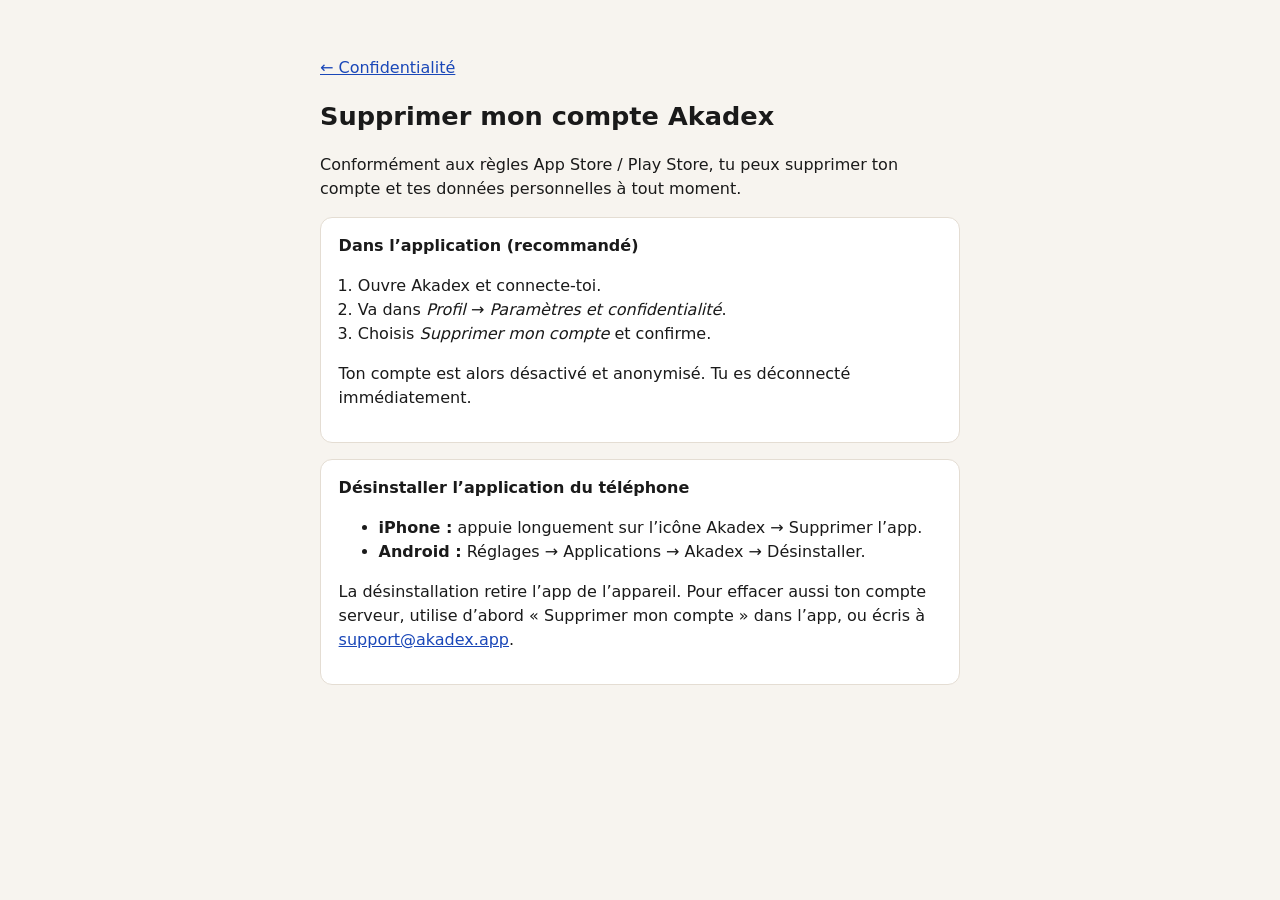
<file: backend/templates/legal/delete_account.html>
<!DOCTYPE html>
<html lang="fr">
<head>
  <meta charset="utf-8" />
  <meta name="viewport" content="width=device-width, initial-scale=1" />
  <title>Supprimer mon compte — Akadex</title>
  <style>
    body { margin: 0; font-family: system-ui, sans-serif; background: #f7f4ef; color: #1a1a1a; line-height: 1.5; }
    main { max-width: 40rem; margin: 0 auto; padding: 2.5rem 1.25rem 4rem; }
    h1 { font-size: 1.6rem; }
    ol { padding-left: 1.2rem; }
    a { color: #1a47b8; }
    .box { background: #fff; border: 1px solid #e4ddd3; border-radius: 12px; padding: 1rem 1.1rem; margin: 1rem 0; }
  </style>
</head>
<body>
  <main>
    <p><a href="/legal/privacy/">← Confidentialité</a></p>
    <h1>Supprimer mon compte Akadex</h1>
    <p>
      Conformément aux règles App Store / Play Store, tu peux supprimer ton compte
      et tes données personnelles à tout moment.
    </p>
    <div class="box">
      <strong>Dans l’application (recommandé)</strong>
      <ol>
        <li>Ouvre Akadex et connecte-toi.</li>
        <li>Va dans <em>Profil</em> → <em>Paramètres et confidentialité</em>.</li>
        <li>Choisis <em>Supprimer mon compte</em> et confirme.</li>
      </ol>
      <p>Ton compte est alors désactivé et anonymisé. Tu es déconnecté immédiatement.</p>
    </div>
    <div class="box">
      <strong>Désinstaller l’application du téléphone</strong>
      <ul>
        <li><strong>iPhone :</strong> appuie longuement sur l’icône Akadex → Supprimer l’app.</li>
        <li><strong>Android :</strong> Réglages → Applications → Akadex → Désinstaller.</li>
      </ul>
      <p>
        La désinstallation retire l’app de l’appareil. Pour effacer aussi ton compte
        serveur, utilise d’abord « Supprimer mon compte » dans l’app, ou écris à
        <a href="mailto:support@akadex.app">support@akadex.app</a>.
      </p>
    </div>
  </main>
</body>
</html>
</file>
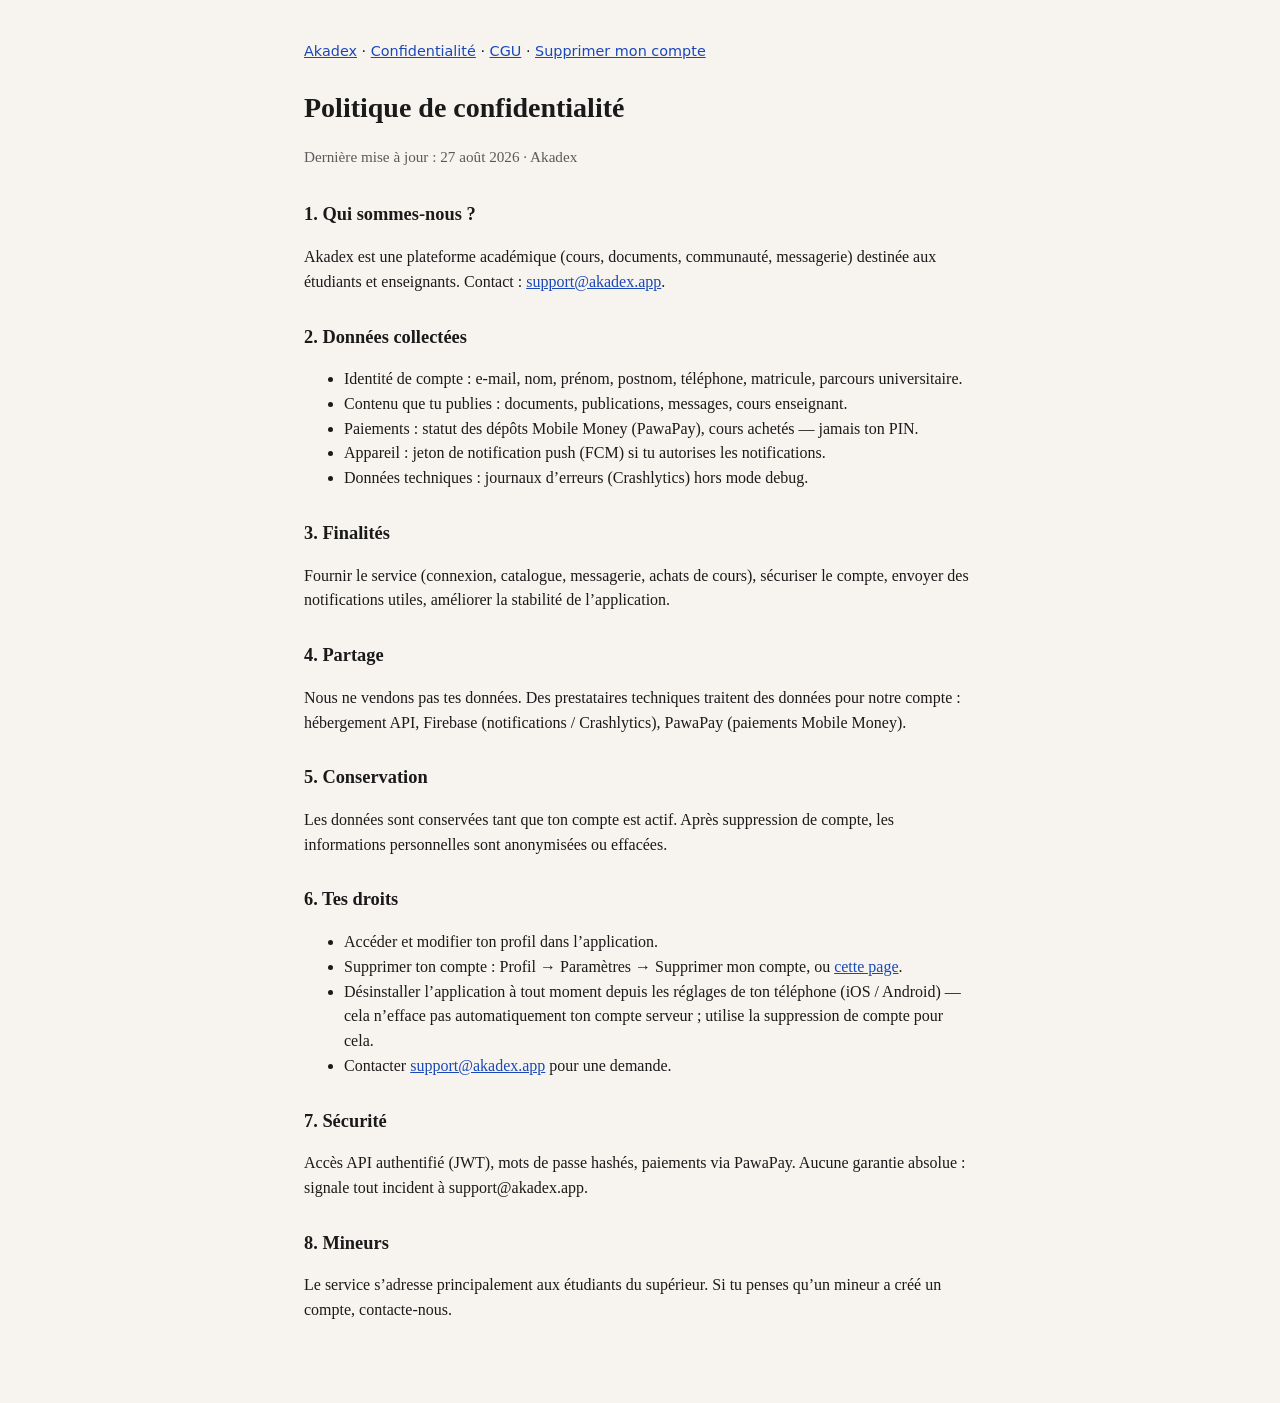
<file: backend/templates/legal/privacy.html>
<!DOCTYPE html>
<html lang="fr">
<head>
  <meta charset="utf-8" />
  <meta name="viewport" content="width=device-width, initial-scale=1" />
  <title>Politique de confidentialité — Akadex</title>
  <style>
    :root { color-scheme: light; }
    body {
      margin: 0;
      font-family: Georgia, "Times New Roman", serif;
      background: #f7f4ef;
      color: #1a1a1a;
      line-height: 1.55;
    }
    main {
      max-width: 42rem;
      margin: 0 auto;
      padding: 2.5rem 1.25rem 4rem;
    }
    h1 { font-size: 1.75rem; margin: 0 0 0.35rem; }
    .meta { color: #5a5a5a; font-size: 0.95rem; margin-bottom: 2rem; }
    h2 { font-size: 1.15rem; margin-top: 1.75rem; }
    p, li { font-size: 1rem; }
    a { color: #1a47b8; }
    nav { margin-bottom: 1.5rem; font-family: system-ui, sans-serif; font-size: 0.9rem; }
  </style>
</head>
<body>
  <main>
    <nav>
      <a href="/">Akadex</a> ·
      <a href="/legal/privacy/">Confidentialité</a> ·
      <a href="/legal/terms/">CGU</a> ·
      <a href="/legal/delete-account/">Supprimer mon compte</a>
    </nav>
    <h1>Politique de confidentialité</h1>
    <p class="meta">Dernière mise à jour : 27 août 2026 · Akadex</p>

    <h2>1. Qui sommes-nous ?</h2>
    <p>
      Akadex est une plateforme académique (cours, documents, communauté, messagerie)
      destinée aux étudiants et enseignants. Contact :
      <a href="mailto:support@akadex.app">support@akadex.app</a>.
    </p>

    <h2>2. Données collectées</h2>
    <ul>
      <li>Identité de compte : e-mail, nom, prénom, postnom, téléphone, matricule, parcours universitaire.</li>
      <li>Contenu que tu publies : documents, publications, messages, cours enseignant.</li>
      <li>Paiements : statut des dépôts Mobile Money (PawaPay), cours achetés — jamais ton PIN.</li>
      <li>Appareil : jeton de notification push (FCM) si tu autorises les notifications.</li>
      <li>Données techniques : journaux d’erreurs (Crashlytics) hors mode debug.</li>
    </ul>

    <h2>3. Finalités</h2>
    <p>
      Fournir le service (connexion, catalogue, messagerie, achats de cours),
      sécuriser le compte, envoyer des notifications utiles, améliorer la stabilité
      de l’application.
    </p>

    <h2>4. Partage</h2>
    <p>
      Nous ne vendons pas tes données. Des prestataires techniques traitent des données
      pour notre compte : hébergement API, Firebase (notifications / Crashlytics),
      PawaPay (paiements Mobile Money).
    </p>

    <h2>5. Conservation</h2>
    <p>
      Les données sont conservées tant que ton compte est actif. Après suppression
      de compte, les informations personnelles sont anonymisées ou effacées.
    </p>

    <h2>6. Tes droits</h2>
    <ul>
      <li>Accéder et modifier ton profil dans l’application.</li>
      <li>Supprimer ton compte : Profil → Paramètres → Supprimer mon compte, ou
        <a href="/legal/delete-account/">cette page</a>.</li>
      <li>Désinstaller l’application à tout moment depuis les réglages de ton téléphone
        (iOS / Android) — cela n’efface pas automatiquement ton compte serveur ;
        utilise la suppression de compte pour cela.</li>
      <li>Contacter <a href="mailto:support@akadex.app">support@akadex.app</a> pour une demande.</li>
    </ul>

    <h2>7. Sécurité</h2>
    <p>
      Accès API authentifié (JWT), mots de passe hashés, paiements via PawaPay.
      Aucune garantie absolue : signale tout incident à support@akadex.app.
    </p>

    <h2>8. Mineurs</h2>
    <p>
      Le service s’adresse principalement aux étudiants du supérieur. Si tu penses
      qu’un mineur a créé un compte, contacte-nous.
    </p>
  </main>
</body>
</html>
</file>
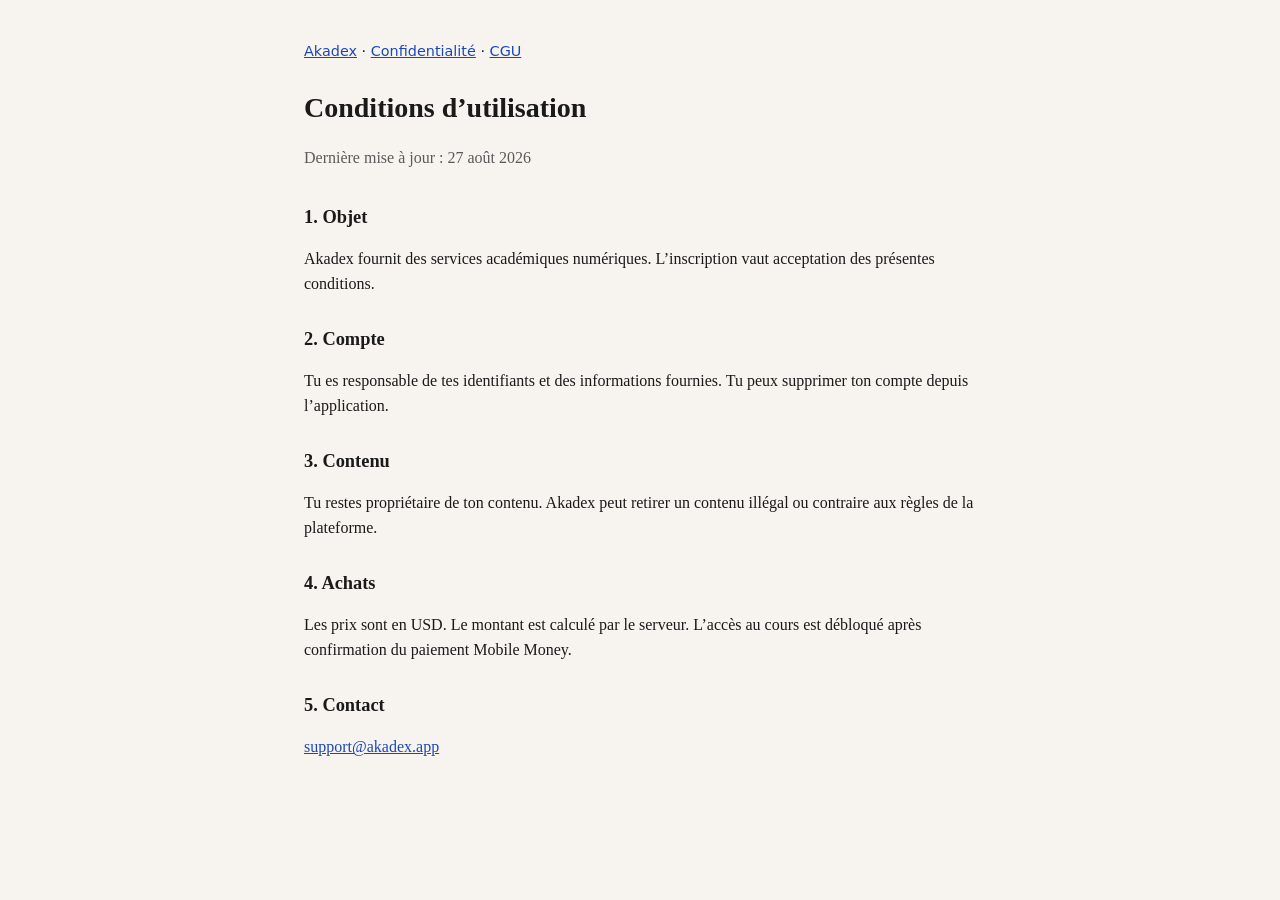
<file: backend/templates/legal/terms.html>
<!DOCTYPE html>
<html lang="fr">
<head>
  <meta charset="utf-8" />
  <meta name="viewport" content="width=device-width, initial-scale=1" />
  <title>Conditions d’utilisation — Akadex</title>
  <style>
    body { margin: 0; font-family: Georgia, serif; background: #f7f4ef; color: #1a1a1a; line-height: 1.55; }
    main { max-width: 42rem; margin: 0 auto; padding: 2.5rem 1.25rem 4rem; }
    h1 { font-size: 1.75rem; margin: 0 0 0.35rem; }
    .meta { color: #5a5a5a; margin-bottom: 2rem; }
    h2 { font-size: 1.15rem; margin-top: 1.75rem; }
    a { color: #1a47b8; }
    nav { margin-bottom: 1.5rem; font-family: system-ui, sans-serif; font-size: 0.9rem; }
  </style>
</head>
<body>
  <main>
    <nav>
      <a href="/">Akadex</a> ·
      <a href="/legal/privacy/">Confidentialité</a> ·
      <a href="/legal/terms/">CGU</a>
    </nav>
    <h1>Conditions d’utilisation</h1>
    <p class="meta">Dernière mise à jour : 27 août 2026</p>
    <h2>1. Objet</h2>
    <p>Akadex fournit des services académiques numériques. L’inscription vaut acceptation des présentes conditions.</p>
    <h2>2. Compte</h2>
    <p>Tu es responsable de tes identifiants et des informations fournies. Tu peux supprimer ton compte depuis l’application.</p>
    <h2>3. Contenu</h2>
    <p>Tu restes propriétaire de ton contenu. Akadex peut retirer un contenu illégal ou contraire aux règles de la plateforme.</p>
    <h2>4. Achats</h2>
    <p>Les prix sont en USD. Le montant est calculé par le serveur. L’accès au cours est débloqué après confirmation du paiement Mobile Money.</p>
    <h2>5. Contact</h2>
    <p><a href="mailto:support@akadex.app">support@akadex.app</a></p>
  </main>
</body>
</html>
</file>
